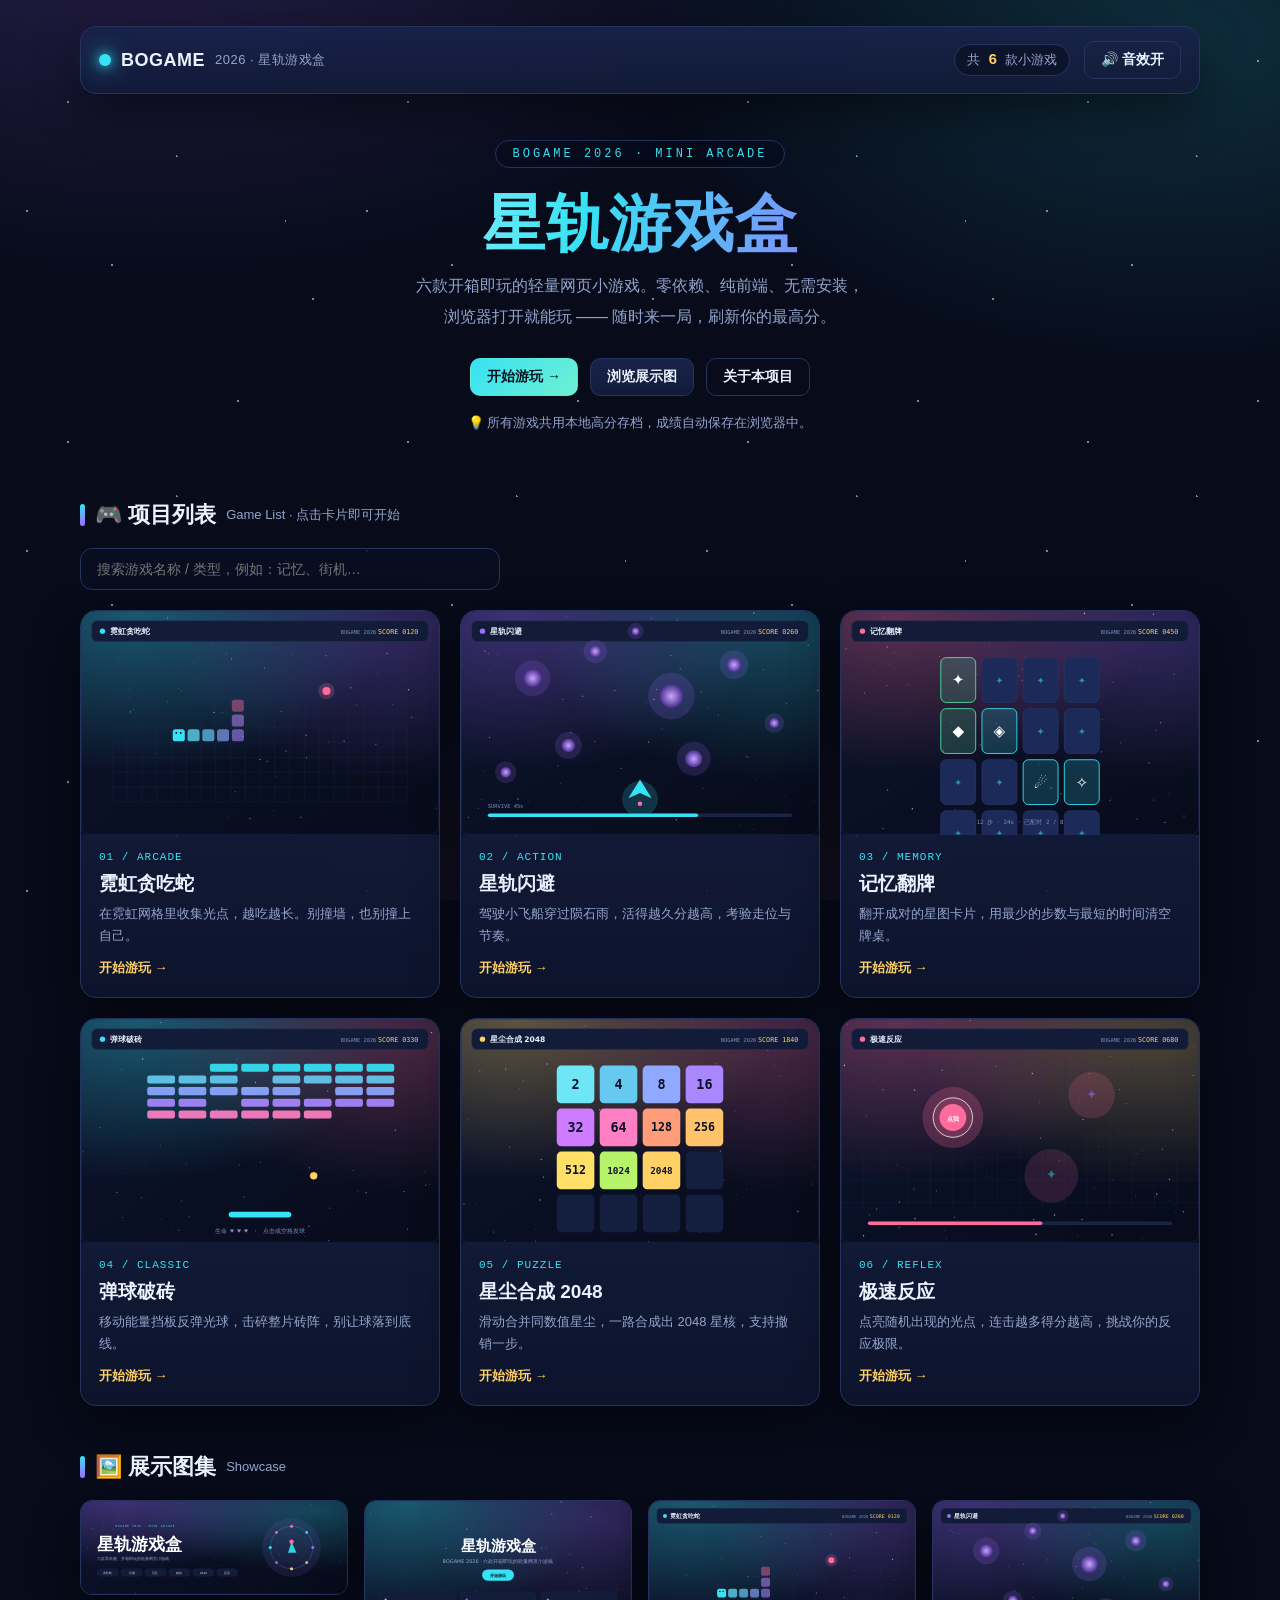
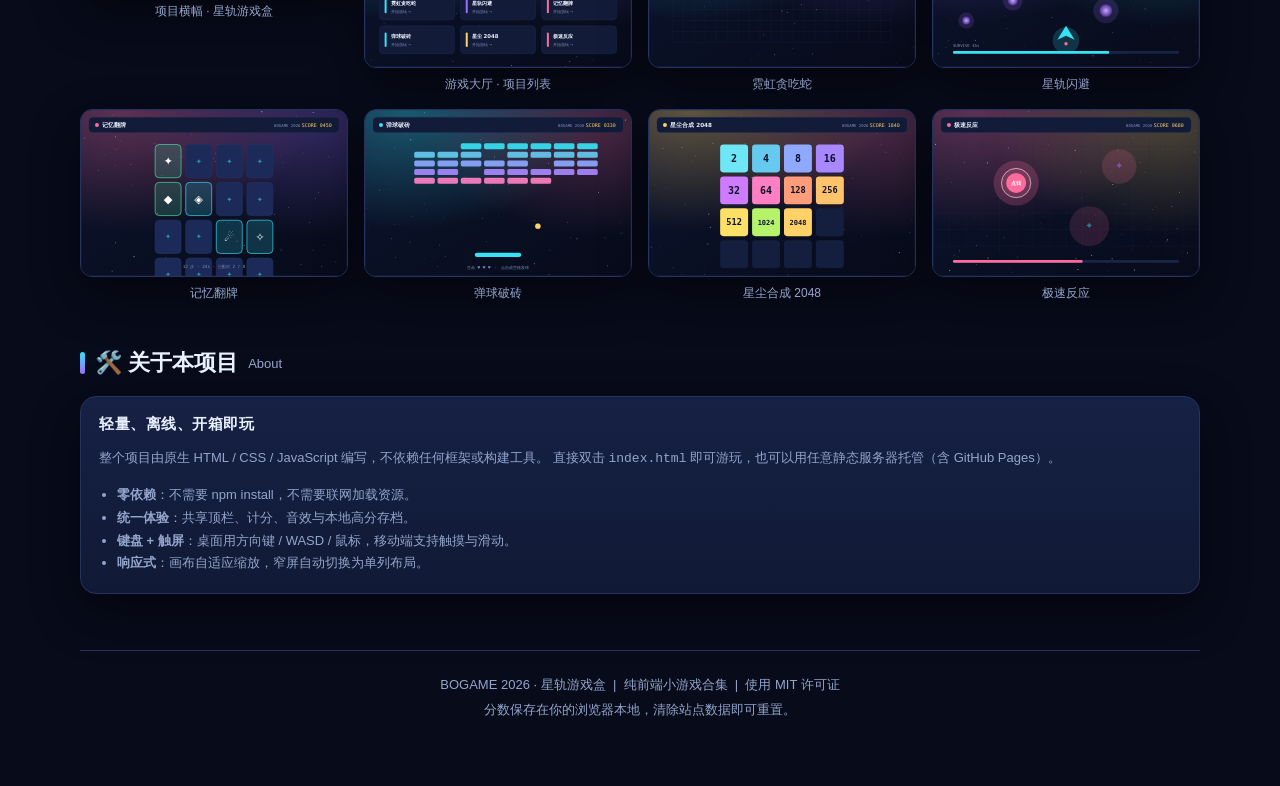
<file: index.html>
<!DOCTYPE html>
<html lang="zh-CN">
<head>
<meta charset="UTF-8" />
<meta name="viewport" content="width=device-width, initial-scale=1" />
<title>BOGAME 2026 · 星轨游戏盒</title>
<meta name="description" content="BOGAME 2026 星轨游戏盒：六款开箱即玩的轻量网页小游戏，零依赖、纯前端，浏览器打开就能玩。" />
<link rel="icon" type="image/svg+xml" href="assets/showcase/icon.svg" />
<link rel="stylesheet" href="assets/css/arcade.css" />
</head>
<body>
<div class="wrap">

  <div class="topbar">
    <div class="brand"><span class="dot"></span> BOGAME <span>2026 · 星轨游戏盒</span></div>
    <div class="spacer"></div>
    <div class="stat">共 <b id="gameCount">6</b> 款小游戏</div>
    <button class="btn ghost" id="muteBtn" type="button">🔊 音效开</button>
  </div>

  <section class="hero">
    <div class="kicker">BOGAME 2026 · MINI ARCADE</div>
    <h1>星轨游戏盒</h1>
    <p>六款开箱即玩的轻量网页小游戏。零依赖、纯前端、无需安装，<br />浏览器打开就能玩 —— 随时来一局，刷新你的最高分。</p>
    <div class="actions">
      <a class="btn primary" href="#games">开始游玩 →</a>
      <a class="btn" href="#gallery">浏览展示图</a>
      <a class="btn ghost" href="#about">关于本项目</a>
    </div>
    <div class="hint">💡 所有游戏共用本地高分存档，成绩自动保存在浏览器中。</div>
  </section>

  <h2 class="section-title" id="games">🎮 项目列表 <small>Game List · 点击卡片即可开始</small></h2>

  <div style="max-width:420px;margin:0 0 20px;">
    <input id="search" type="search" placeholder="搜索游戏名称 / 类型，例如：记忆、街机…"
      aria-label="搜索游戏"
      style="width:100%;padding:12px 16px;border-radius:12px;border:1px solid var(--line);
             background:rgba(9,15,34,.86);color:var(--text);font-size:14px;font-family:var(--sans);outline:none;" />
  </div>

  <div class="grid" id="cardGrid">

    <a class="card" href="games/neon-snake.html" data-k="霓虹贪吃蛇 街机 敏捷 snake arcade">
      <img src="assets/showcase/game-snake.svg" alt="霓虹贪吃蛇 游戏界面展示图" />
      <div class="body">
        <div class="tag">01 / ARCADE</div>
        <h3>霓虹贪吃蛇</h3>
        <p>在霓虹网格里收集光点，越吃越长。别撞墙，也别撞上自己。</p>
        <span class="go">开始游玩 →</span>
      </div>
    </a>

    <a class="card" href="games/star-dodge.html" data-k="星轨闪避 敏捷 躲避 dodge action">
      <img src="assets/showcase/game-dodge.svg" alt="星轨闪避 游戏界面展示图" />
      <div class="body">
        <div class="tag">02 / ACTION</div>
        <h3>星轨闪避</h3>
        <p>驾驶小飞船穿过陨石雨，活得越久分越高，考验走位与节奏。</p>
        <span class="go">开始游玩 →</span>
      </div>
    </a>

    <a class="card" href="games/card-match.html" data-k="记忆翻牌 记忆 益智 memory puzzle">
      <img src="assets/showcase/game-memory.svg" alt="记忆翻牌 游戏界面展示图" />
      <div class="body">
        <div class="tag">03 / MEMORY</div>
        <h3>记忆翻牌</h3>
        <p>翻开成对的星图卡片，用最少的步数与最短的时间清空牌桌。</p>
        <span class="go">开始游玩 →</span>
      </div>
    </a>

    <a class="card" href="games/brick-breaker.html" data-k="弹球破砖 经典 街机 breakout classic">
      <img src="assets/showcase/game-breaker.svg" alt="弹球破砖 游戏界面展示图" />
      <div class="body">
        <div class="tag">04 / CLASSIC</div>
        <h3>弹球破砖</h3>
        <p>移动能量挡板反弹光球，击碎整片砖阵，别让球落到底线。</p>
        <span class="go">开始游玩 →</span>
      </div>
    </a>

    <a class="card" href="games/stardust-2048.html" data-k="星尘合成 2048 益智 数字 puzzle">
      <img src="assets/showcase/game-2048.svg" alt="星尘合成 2048 游戏界面展示图" />
      <div class="body">
        <div class="tag">05 / PUZZLE</div>
        <h3>星尘合成 2048</h3>
        <p>滑动合并同数值星尘，一路合成出 2048 星核，支持撤销一步。</p>
        <span class="go">开始游玩 →</span>
      </div>
    </a>

    <a class="card" href="games/reflex-rush.html" data-k="极速反应 反应 手速 reflex speed">
      <img src="assets/showcase/game-reflex.svg" alt="极速反应 游戏界面展示图" />
      <div class="body">
        <div class="tag">06 / REFLEX</div>
        <h3>极速反应</h3>
        <p>点亮随机出现的光点，连击越多得分越高，挑战你的反应极限。</p>
        <span class="go">开始游玩 →</span>
      </div>
    </a>

  </div>

  <h2 class="section-title" id="gallery">🖼️ 展示图集 <small>Showcase</small></h2>
  <div class="gallery">
    <figure><img src="assets/showcase/banner.svg" alt="项目横幅展示图" /><figcaption>项目横幅 · 星轨游戏盒</figcaption></figure>
    <figure><img src="assets/showcase/hall.svg" alt="游戏大厅界面展示图" /><figcaption>游戏大厅 · 项目列表</figcaption></figure>
    <figure><img src="assets/showcase/game-snake.svg" alt="霓虹贪吃蛇界面" /><figcaption>霓虹贪吃蛇</figcaption></figure>
    <figure><img src="assets/showcase/game-dodge.svg" alt="星轨闪避界面" /><figcaption>星轨闪避</figcaption></figure>
    <figure><img src="assets/showcase/game-memory.svg" alt="记忆翻牌界面" /><figcaption>记忆翻牌</figcaption></figure>
    <figure><img src="assets/showcase/game-breaker.svg" alt="弹球破砖界面" /><figcaption>弹球破砖</figcaption></figure>
    <figure><img src="assets/showcase/game-2048.svg" alt="星尘合成 2048 界面" /><figcaption>星尘合成 2048</figcaption></figure>
    <figure><img src="assets/showcase/game-reflex.svg" alt="极速反应界面" /><figcaption>极速反应</figcaption></figure>
  </div>

  <h2 class="section-title" id="about">🛠️ 关于本项目 <small>About</small></h2>
  <div class="side" style="max-width:none;">
    <h3>轻量、离线、开箱即玩</h3>
    <p>整个项目由原生 HTML / CSS / JavaScript 编写，不依赖任何框架或构建工具。
      直接双击 <code>index.html</code> 即可游玩，也可以用任意静态服务器托管（含 GitHub Pages）。</p>
    <ul>
      <li><b>零依赖</b>：不需要 npm install，不需要联网加载资源。</li>
      <li><b>统一体验</b>：共享顶栏、计分、音效与本地高分存档。</li>
      <li><b>键盘 + 触屏</b>：桌面用方向键 / WASD / 鼠标，移动端支持触摸与滑动。</li>
      <li><b>响应式</b>：画布自适应缩放，窄屏自动切换为单列布局。</li>
    </ul>
  </div>

  <div class="footer">
    BOGAME 2026 · 星轨游戏盒 &nbsp;|&nbsp; 纯前端小游戏合集 &nbsp;|&nbsp; 使用 MIT 许可证<br />
    分数保存在你的浏览器本地，清除站点数据即可重置。
  </div>

</div>

<script src="assets/js/arcade.js"></script>
<script>
(function () {
  "use strict";
  const muteBtn = document.getElementById("muteBtn");
  function syncMute() {
    const m = window.Arcade.isMuted();
    muteBtn.textContent = m ? "🔇 音效关" : "🔊 音效开";
  }
  syncMute();
  muteBtn.addEventListener("click", function () {
    window.Arcade.toggleMute();
    syncMute();
    window.Arcade.sfx("click");
  });

  const search = document.getElementById("search");
  const cards = Array.prototype.slice.call(document.querySelectorAll("#cardGrid .card"));
  const count = document.getElementById("gameCount");
  search.addEventListener("input", function () {
    const q = this.value.trim().toLowerCase();
    let n = 0;
    cards.forEach(function (c) {
      const hit = !q || (c.dataset.k + " " + c.textContent).toLowerCase().indexOf(q) !== -1;
      c.style.display = hit ? "" : "none";
      if (hit) n++;
    });
    count.textContent = n;
  });
})();
</script>
</body>
</html>
</file>
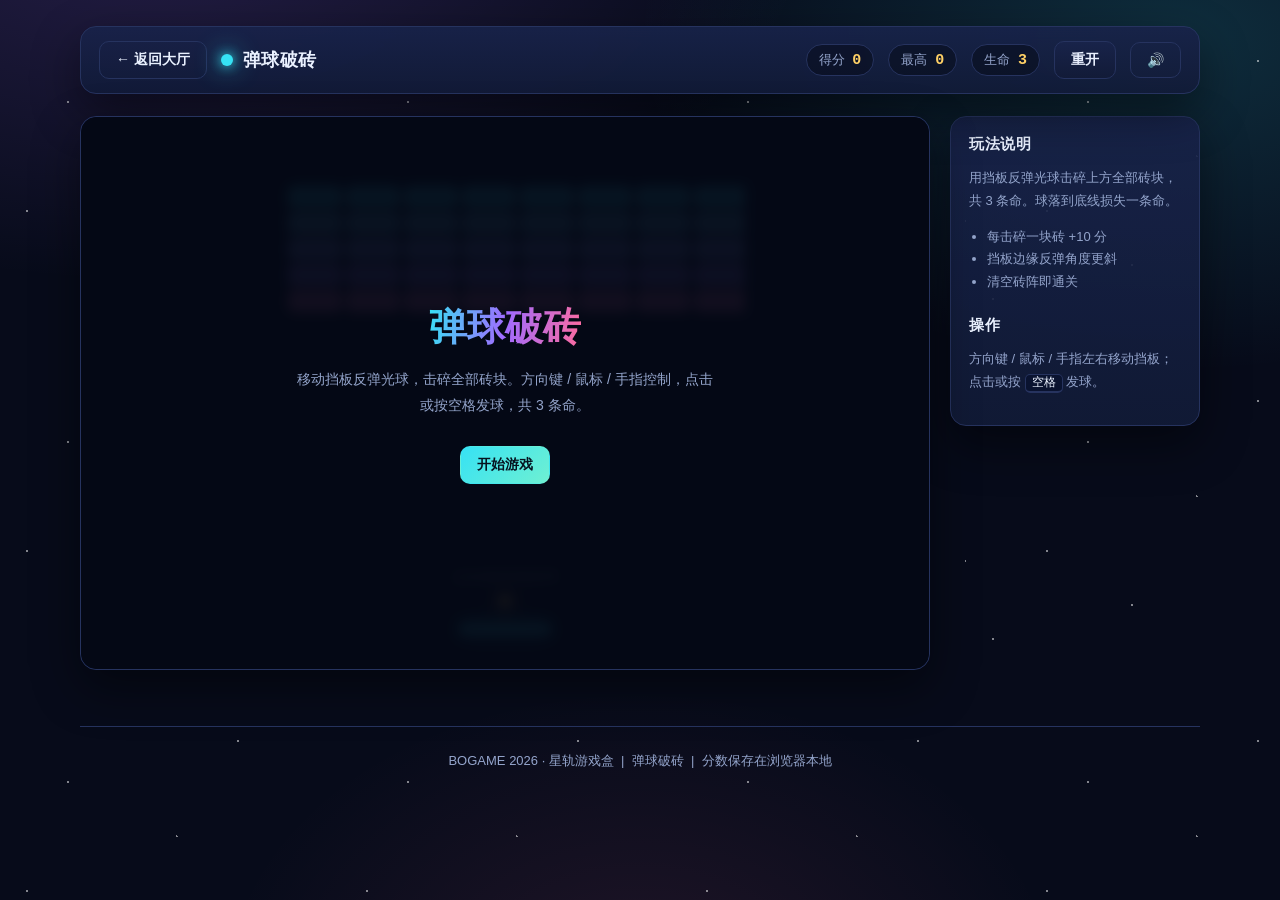
<file: games/brick-breaker.html>
<!DOCTYPE html>
<html lang="zh-CN">
<head>
<meta charset="UTF-8" />
<meta name="viewport" content="width=device-width, initial-scale=1" />
<title>弹球破砖 · BOGAME 2026</title>
<meta name="description" content="移动挡板反弹光球，击碎整片砖阵。" />
<link rel="icon" type="image/svg+xml" href="../assets/showcase/icon.svg" />
<link rel="stylesheet" href="../assets/css/arcade.css" />
</head>
<body>
<div class="wrap">

  <div class="topbar">
    <a class="btn ghost" href="../index.html">← 返回大厅</a>
    <div class="brand"><span class="dot"></span> 弹球破砖</div>
    <div class="spacer"></div>
    <div class="stat">得分 <b id="score">0</b></div>
    <div class="stat">最高 <b id="best">0</b></div>
    <div class="stat">生命 <b id="lives">3</b></div>
    <button class="btn" id="restart" type="button">重开</button>
    <button class="btn ghost" id="muteBtn" type="button">🔊</button>
  </div>

  <div class="stage">
    <div class="board">
      <canvas id="cv"></canvas>
      <div class="overlay" id="ov">
        <h2></h2>
        <p></p>
        <div class="big"></div>
        <button class="btn primary" id="ovBtn" type="button">开始游戏</button>
      </div>

    </div>

    <aside class="side">
      <h3>玩法说明</h3>
      <p>用挡板反弹光球击碎上方全部砖块，共 3 条命。球落到底线损失一条命。</p>
      <ul>
        <li>每击碎一块砖 +10 分</li>
        <li>挡板边缘反弹角度更斜</li>
        <li>清空砖阵即通关</li>
      </ul>
      <h3 style="margin-top:22px">操作</h3>
      <p>方向键 / 鼠标 / 手指左右移动挡板；点击或按 <kbd>空格</kbd> 发球。</p>
    </aside>
  </div>

  <div class="footer">
    BOGAME 2026 · 星轨游戏盒 &nbsp;|&nbsp; 弹球破砖 &nbsp;|&nbsp; 分数保存在浏览器本地
  </div>

</div>
<script src="../assets/js/arcade.js"></script>
<script src="js/brick-breaker.js"></script>
</body>
</html>
</file>
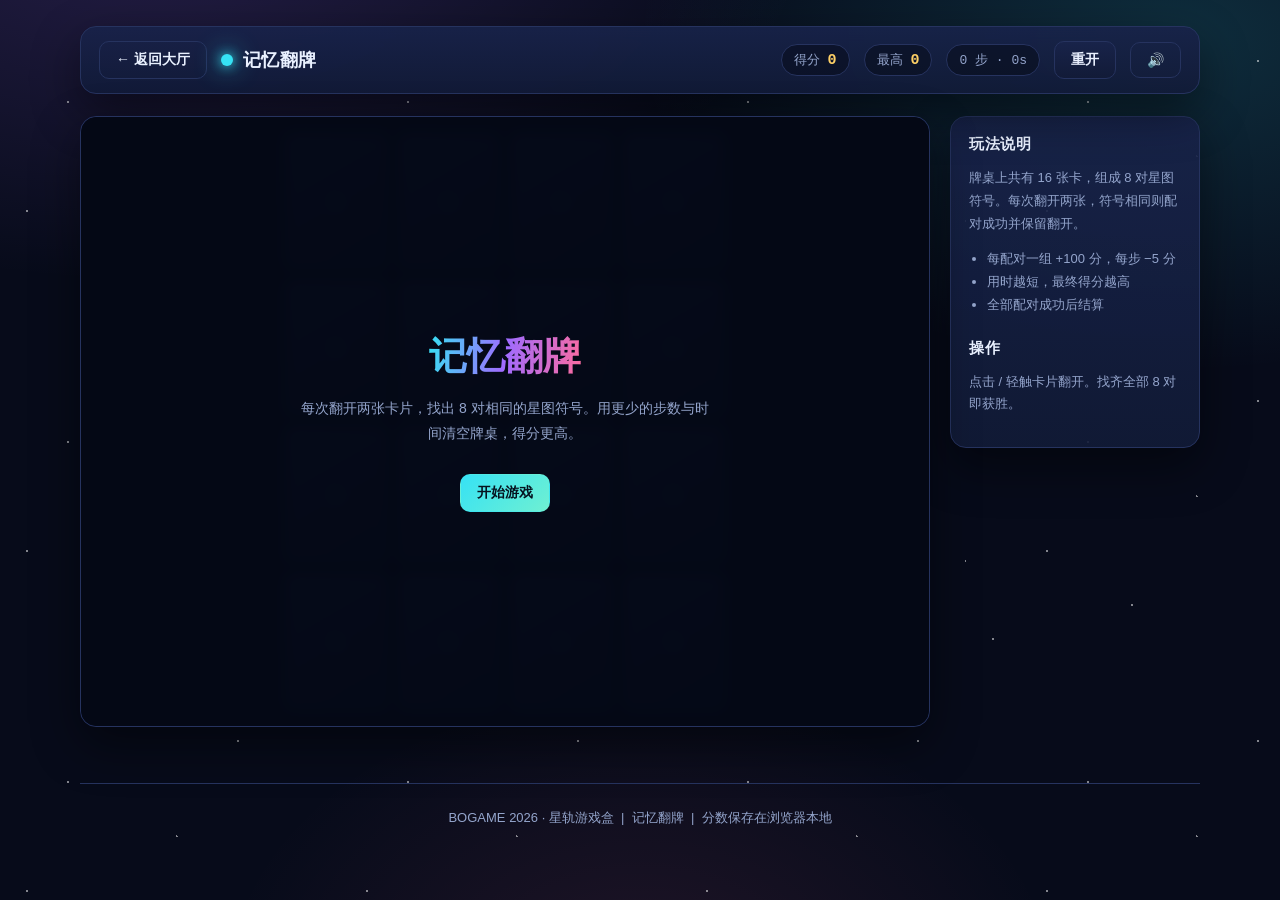
<file: games/card-match.html>
<!DOCTYPE html>
<html lang="zh-CN">
<head>
<meta charset="UTF-8" />
<meta name="viewport" content="width=device-width, initial-scale=1" />
<title>记忆翻牌 · BOGAME 2026</title>
<meta name="description" content="翻开成对的星图卡片，用最少步数清空牌桌。" />
<link rel="icon" type="image/svg+xml" href="../assets/showcase/icon.svg" />
<link rel="stylesheet" href="../assets/css/arcade.css" />
</head>
<body>
<div class="wrap">

  <div class="topbar">
    <a class="btn ghost" href="../index.html">← 返回大厅</a>
    <div class="brand"><span class="dot"></span> 记忆翻牌</div>
    <div class="spacer"></div>
    <div class="stat">得分 <b id="score">0</b></div>
    <div class="stat">最高 <b id="best">0</b></div>
    <div class="stat"><span id="extra">0 步 · 0s</span></div>
    <button class="btn" id="restart" type="button">重开</button>
    <button class="btn ghost" id="muteBtn" type="button">🔊</button>
  </div>

  <div class="stage">
    <div class="board">
      <div class="flip-grid" id="grid"></div>
      <div class="overlay" id="ov">
        <h2></h2>
        <p></p>
        <div class="big"></div>
        <button class="btn primary" id="ovBtn" type="button">开始游戏</button>
      </div>

    </div>

    <aside class="side">
      <h3>玩法说明</h3>
      <p>牌桌上共有 16 张卡，组成 8 对星图符号。每次翻开两张，符号相同则配对成功并保留翻开。</p>
      <ul>
        <li>每配对一组 +100 分，每步 −5 分</li>
        <li>用时越短，最终得分越高</li>
        <li>全部配对成功后结算</li>
      </ul>
      <h3 style="margin-top:22px">操作</h3>
      <p>点击 / 轻触卡片翻开。找齐全部 8 对即获胜。</p>
    </aside>
  </div>

  <div class="footer">
    BOGAME 2026 · 星轨游戏盒 &nbsp;|&nbsp; 记忆翻牌 &nbsp;|&nbsp; 分数保存在浏览器本地
  </div>

</div>
<script src="../assets/js/arcade.js"></script>
<script src="js/card-match.js"></script>
</body>
</html>
</file>
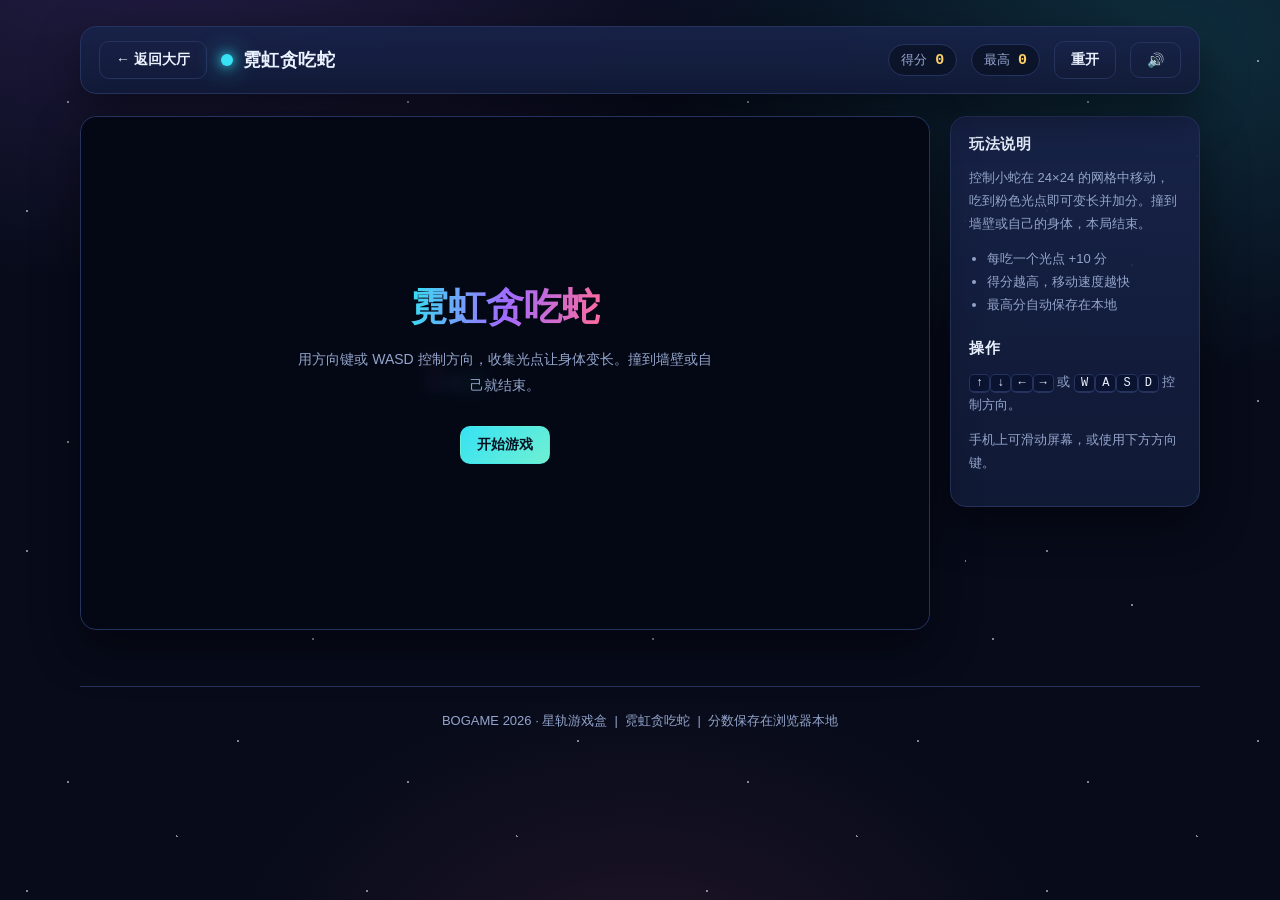
<file: games/neon-snake.html>
<!DOCTYPE html>
<html lang="zh-CN">
<head>
<meta charset="UTF-8" />
<meta name="viewport" content="width=device-width, initial-scale=1" />
<title>霓虹贪吃蛇 · BOGAME 2026</title>
<meta name="description" content="在霓虹网格中收集光点、不断变长的经典贪吃蛇。" />
<link rel="icon" type="image/svg+xml" href="../assets/showcase/icon.svg" />
<link rel="stylesheet" href="../assets/css/arcade.css" />
</head>
<body>
<div class="wrap">

  <div class="topbar">
    <a class="btn ghost" href="../index.html">← 返回大厅</a>
    <div class="brand"><span class="dot"></span> 霓虹贪吃蛇</div>
    <div class="spacer"></div>
    <div class="stat">得分 <b id="score">0</b></div>
    <div class="stat">最高 <b id="best">0</b></div>
    <button class="btn" id="restart" type="button">重开</button>
    <button class="btn ghost" id="muteBtn" type="button">🔊</button>
  </div>

  <div class="stage">
    <div class="board">
      <canvas id="cv"></canvas>
      <div class="overlay" id="ov">
        <h2></h2>
        <p></p>
        <div class="big"></div>
        <button class="btn primary" id="ovBtn" type="button">开始游戏</button>
      </div>
      <div class="touchpad">
        <span></span><button type="button" data-dir="up">↑</button><span></span>
        <button type="button" data-dir="left">←</button><button type="button" data-dir="down">↓</button><button type="button" data-dir="right">→</button>
      </div>
    </div>

    <aside class="side">
      <h3>玩法说明</h3>
      <p>控制小蛇在 24×24 的网格中移动，吃到粉色光点即可变长并加分。撞到墙壁或自己的身体，本局结束。</p>
      <ul>
        <li>每吃一个光点 +10 分</li>
        <li>得分越高，移动速度越快</li>
        <li>最高分自动保存在本地</li>
      </ul>
      <h3 style="margin-top:22px">操作</h3>
      <p><kbd>↑</kbd><kbd>↓</kbd><kbd>←</kbd><kbd>→</kbd> 或 <kbd>W</kbd><kbd>A</kbd><kbd>S</kbd><kbd>D</kbd> 控制方向。</p>
      <p>手机上可滑动屏幕，或使用下方方向键。</p>
    </aside>
  </div>

  <div class="footer">
    BOGAME 2026 · 星轨游戏盒 &nbsp;|&nbsp; 霓虹贪吃蛇 &nbsp;|&nbsp; 分数保存在浏览器本地
  </div>

</div>
<script src="../assets/js/arcade.js"></script>
<script src="js/neon-snake.js"></script>
</body>
</html>
</file>
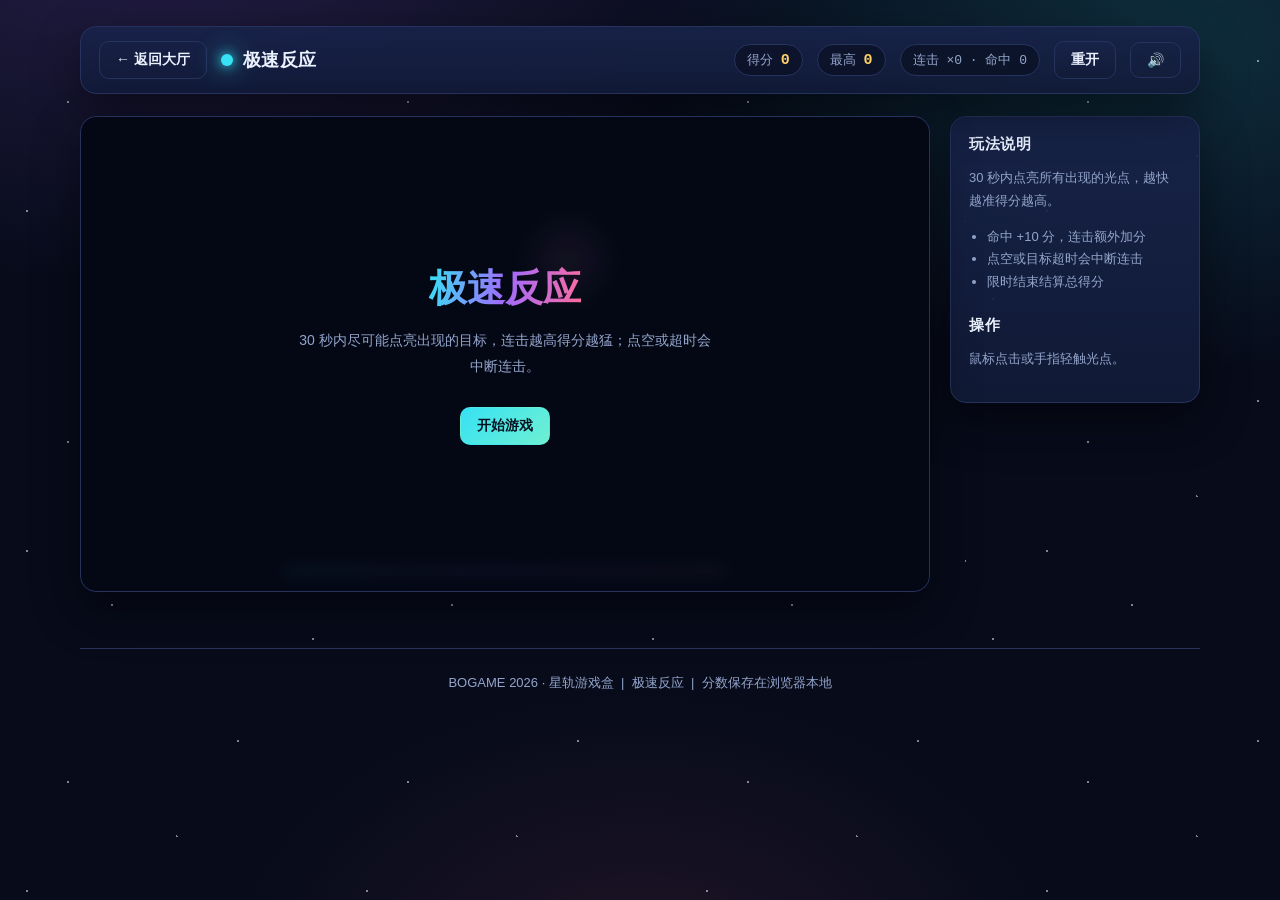
<file: games/reflex-rush.html>
<!DOCTYPE html>
<html lang="zh-CN">
<head>
<meta charset="UTF-8" />
<meta name="viewport" content="width=device-width, initial-scale=1" />
<title>极速反应 · BOGAME 2026</title>
<meta name="description" content="30 秒内点亮出现的光点，连击越高得分越猛。" />
<link rel="icon" type="image/svg+xml" href="../assets/showcase/icon.svg" />
<link rel="stylesheet" href="../assets/css/arcade.css" />
</head>
<body>
<div class="wrap">

  <div class="topbar">
    <a class="btn ghost" href="../index.html">← 返回大厅</a>
    <div class="brand"><span class="dot"></span> 极速反应</div>
    <div class="spacer"></div>
    <div class="stat">得分 <b id="score">0</b></div>
    <div class="stat">最高 <b id="best">0</b></div>
    <div class="stat"><span id="extra">连击 ×0 · 命中 0</span></div>
    <button class="btn" id="restart" type="button">重开</button>
    <button class="btn ghost" id="muteBtn" type="button">🔊</button>
  </div>

  <div class="stage">
    <div class="board">
      <canvas id="cv"></canvas>
      <div class="meter"><i id="meterFill"></i></div>
      <div class="overlay" id="ov">
        <h2></h2>
        <p></p>
        <div class="big"></div>
        <button class="btn primary" id="ovBtn" type="button">开始游戏</button>
      </div>

    </div>

    <aside class="side">
      <h3>玩法说明</h3>
      <p>30 秒内点亮所有出现的光点，越快越准得分越高。</p>
      <ul>
        <li>命中 +10 分，连击额外加分</li>
        <li>点空或目标超时会中断连击</li>
        <li>限时结束结算总得分</li>
      </ul>
      <h3 style="margin-top:22px">操作</h3>
      <p>鼠标点击或手指轻触光点。</p>
    </aside>
  </div>

  <div class="footer">
    BOGAME 2026 · 星轨游戏盒 &nbsp;|&nbsp; 极速反应 &nbsp;|&nbsp; 分数保存在浏览器本地
  </div>

</div>
<script src="../assets/js/arcade.js"></script>
<script src="js/reflex-rush.js"></script>
</body>
</html>
</file>
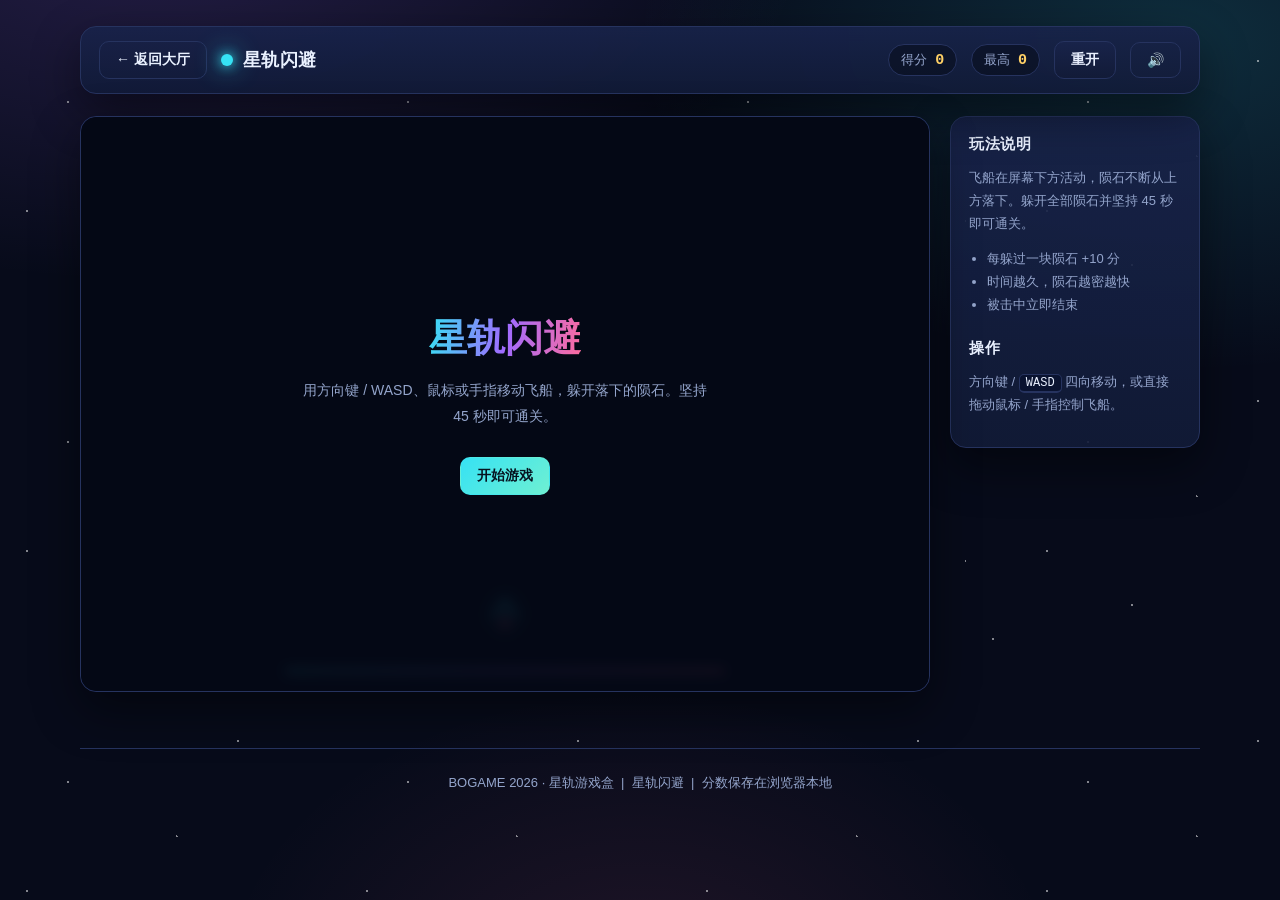
<file: games/star-dodge.html>
<!DOCTYPE html>
<html lang="zh-CN">
<head>
<meta charset="UTF-8" />
<meta name="viewport" content="width=device-width, initial-scale=1" />
<title>星轨闪避 · BOGAME 2026</title>
<meta name="description" content="驾驶飞船穿过陨石雨，坚持 45 秒即可通关。" />
<link rel="icon" type="image/svg+xml" href="../assets/showcase/icon.svg" />
<link rel="stylesheet" href="../assets/css/arcade.css" />
</head>
<body>
<div class="wrap">

  <div class="topbar">
    <a class="btn ghost" href="../index.html">← 返回大厅</a>
    <div class="brand"><span class="dot"></span> 星轨闪避</div>
    <div class="spacer"></div>
    <div class="stat">得分 <b id="score">0</b></div>
    <div class="stat">最高 <b id="best">0</b></div>
    <button class="btn" id="restart" type="button">重开</button>
    <button class="btn ghost" id="muteBtn" type="button">🔊</button>
  </div>

  <div class="stage">
    <div class="board">
      <canvas id="cv"></canvas>
      <div class="meter"><i id="meterFill"></i></div>
      <div class="overlay" id="ov">
        <h2></h2>
        <p></p>
        <div class="big"></div>
        <button class="btn primary" id="ovBtn" type="button">开始游戏</button>
      </div>

    </div>

    <aside class="side">
      <h3>玩法说明</h3>
      <p>飞船在屏幕下方活动，陨石不断从上方落下。躲开全部陨石并坚持 45 秒即可通关。</p>
      <ul>
        <li>每躲过一块陨石 +10 分</li>
        <li>时间越久，陨石越密越快</li>
        <li>被击中立即结束</li>
      </ul>
      <h3 style="margin-top:22px">操作</h3>
      <p>方向键 / <kbd>WASD</kbd> 四向移动，或直接拖动鼠标 / 手指控制飞船。</p>
    </aside>
  </div>

  <div class="footer">
    BOGAME 2026 · 星轨游戏盒 &nbsp;|&nbsp; 星轨闪避 &nbsp;|&nbsp; 分数保存在浏览器本地
  </div>

</div>
<script src="../assets/js/arcade.js"></script>
<script src="js/star-dodge.js"></script>
</body>
</html>
</file>
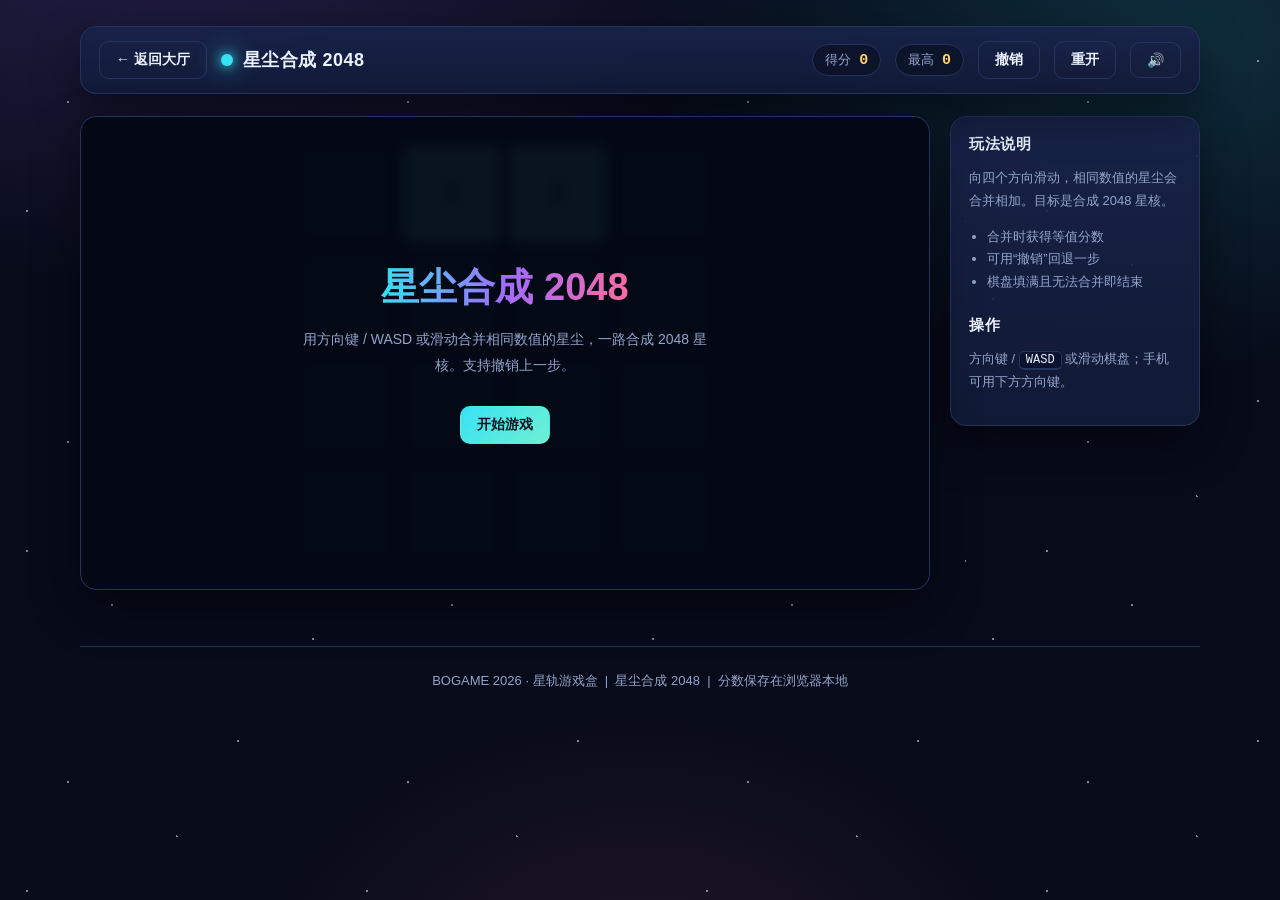
<file: games/stardust-2048.html>
<!DOCTYPE html>
<html lang="zh-CN">
<head>
<meta charset="UTF-8" />
<meta name="viewport" content="width=device-width, initial-scale=1" />
<title>星尘合成 2048 · BOGAME 2026</title>
<meta name="description" content="滑动合并同数值星尘，合成 2048 星核。" />
<link rel="icon" type="image/svg+xml" href="../assets/showcase/icon.svg" />
<link rel="stylesheet" href="../assets/css/arcade.css" />
</head>
<body>
<div class="wrap">

  <div class="topbar">
    <a class="btn ghost" href="../index.html">← 返回大厅</a>
    <div class="brand"><span class="dot"></span> 星尘合成 2048</div>
    <div class="spacer"></div>
    <div class="stat">得分 <b id="score">0</b></div>
    <div class="stat">最高 <b id="best">0</b></div>
    <button class="btn ghost" id="undoBtn" type="button">撤销</button>
    <button class="btn" id="restart" type="button">重开</button>
    <button class="btn ghost" id="muteBtn" type="button">🔊</button>
  </div>

  <div class="stage">
    <div class="board">
      <div class="g2048" id="grid"></div>
      <div class="overlay" id="ov">
        <h2></h2>
        <p></p>
        <div class="big"></div>
        <button class="btn primary" id="ovBtn" type="button">开始游戏</button>
      </div>
      <div class="touchpad">
        <span></span><button type="button" data-dir="up">↑</button><span></span>
        <button type="button" data-dir="left">←</button><button type="button" data-dir="down">↓</button><button type="button" data-dir="right">→</button>
      </div>
    </div>

    <aside class="side">
      <h3>玩法说明</h3>
      <p>向四个方向滑动，相同数值的星尘会合并相加。目标是合成 2048 星核。</p>
      <ul>
        <li>合并时获得等值分数</li>
        <li>可用“撤销”回退一步</li>
        <li>棋盘填满且无法合并即结束</li>
      </ul>
      <h3 style="margin-top:22px">操作</h3>
      <p>方向键 / <kbd>WASD</kbd> 或滑动棋盘；手机可用下方方向键。</p>
    </aside>
  </div>

  <div class="footer">
    BOGAME 2026 · 星轨游戏盒 &nbsp;|&nbsp; 星尘合成 2048 &nbsp;|&nbsp; 分数保存在浏览器本地
  </div>

</div>
<script src="../assets/js/arcade.js"></script>
<script src="js/stardust-2048.js"></script>
</body>
</html>
</file>
<file: assets/css/arcade.css>
/* BOGAME 2026 · 星轨游戏盒 — 全局样式
   零依赖，纯 CSS。所有小游戏共用同一套视觉语言。 */
:root {
  --bg: #070b1a;
  --bg-2: #0b1226;
  --panel: #121b38;
  --panel-2: #18234a;
  --line: #26335f;
  --text: #eaf1ff;
  --muted: #94a5cc;
  --cyan: #36e2f4;
  --violet: #a06bff;
  --pink: #ff6b9d;
  --gold: #ffd166;
  --green: #4be3a2;
  --radius: 16px;
  --shadow: 0 18px 48px rgba(0, 0, 0, .45);
  --mono: "SFMono-Regular", Consolas, "Liberation Mono", Menlo, monospace;
  --sans: -apple-system, BlinkMacSystemFont, "Segoe UI", "PingFang SC",
    "Hiragino Sans GB", "Microsoft YaHei", sans-serif;
}

* { box-sizing: border-box; }

html, body { margin: 0; padding: 0; min-height: 100%; }

body {
  font-family: var(--sans);
  color: var(--text);
  background:
    radial-gradient(1100px 620px at 12% -10%, rgba(160, 107, 255, .20), transparent 60%),
    radial-gradient(900px 560px at 92% 4%, rgba(54, 226, 244, .16), transparent 60%),
    radial-gradient(700px 500px at 50% 110%, rgba(255, 107, 157, .10), transparent 60%),
    var(--bg);
  background-attachment: fixed;
  -webkit-font-smoothing: antialiased;
}

/* 星空点缀 */
body::before {
  content: "";
  position: fixed;
  inset: 0;
  pointer-events: none;
  opacity: .5;
  background-image:
    radial-gradient(1px 1px at 20% 30%, #fff 99%, transparent),
    radial-gradient(1px 1px at 70% 18%, #fff 99%, transparent),
    radial-gradient(1px 1px at 84% 65%, #fff 99%, transparent),
    radial-gradient(1px 1px at 33% 78%, #fff 99%, transparent),
    radial-gradient(1px 1px at 52% 46%, #fff 99%, transparent),
    radial-gradient(1px 1px at 8% 62%, #fff 99%, transparent),
    radial-gradient(1px 1px at 92% 88%, #fff 99%, transparent);
  background-size: 340px 340px;
  z-index: 0;
}

a { color: var(--cyan); text-decoration: none; }
a:hover { text-decoration: underline; }

.wrap {
  position: relative;
  z-index: 1;
  width: min(1120px, 92vw);
  margin: 0 auto;
  padding: 26px 0 64px;
}

/* ---------- 顶栏 ---------- */
.topbar {
  display: flex;
  align-items: center;
  gap: 14px;
  flex-wrap: wrap;
  padding: 14px 18px;
  border: 1px solid var(--line);
  border-radius: var(--radius);
  background: linear-gradient(180deg, rgba(24, 35, 74, .92), rgba(18, 27, 56, .92));
  box-shadow: var(--shadow);
  backdrop-filter: blur(8px);
}

.brand {
  display: flex;
  align-items: center;
  gap: 10px;
  font-weight: 800;
  letter-spacing: .5px;
  font-size: 18px;
  white-space: nowrap;
}
.brand .dot {
  width: 12px; height: 12px; border-radius: 50%;
  background: var(--cyan);
  box-shadow: 0 0 12px var(--cyan), 0 0 26px var(--cyan);
}
.brand span { color: var(--muted); font-weight: 500; font-size: 13px; }

.spacer { flex: 1; }

.stat {
  font-family: var(--mono);
  font-size: 13px;
  color: var(--muted);
  padding: 6px 12px;
  border: 1px solid var(--line);
  border-radius: 999px;
  background: rgba(7, 11, 26, .55);
  white-space: nowrap;
}
.stat b { color: var(--gold); font-size: 15px; }

.btn {
  appearance: none;
  border: 1px solid var(--line);
  background: linear-gradient(180deg, var(--panel-2), var(--panel));
  color: var(--text);
  font-family: var(--sans);
  font-size: 14px;
  font-weight: 600;
  padding: 9px 16px;
  border-radius: 10px;
  cursor: pointer;
  transition: transform .12s ease, border-color .12s ease, box-shadow .12s ease;
  white-space: nowrap;
}
.btn:hover { transform: translateY(-1px); border-color: var(--cyan); box-shadow: 0 0 0 3px rgba(54, 226, 244, .12); }
.btn:active { transform: translateY(0); }
.btn.primary {
  border-color: transparent;
  color: #06121f;
  background: linear-gradient(135deg, var(--cyan), #6ff0d2);
  font-weight: 800;
}
.btn.ghost { background: transparent; }

/* ---------- 游戏舞台 ---------- */
.stage {
  margin-top: 22px;
  display: grid;
  grid-template-columns: minmax(0, 1fr) 250px;
  gap: 20px;
  align-items: start;
}
@media (max-width: 860px) {
  .stage { grid-template-columns: 1fr; }
}

.board {
  position: relative;
  border: 1px solid var(--line);
  border-radius: var(--radius);
  background: rgba(9, 15, 34, .86);
  box-shadow: var(--shadow);
  padding: 16px;
  display: flex;
  flex-direction: column;
  align-items: center;
  overflow: hidden;
}

canvas {
  display: block;
  max-width: 100%;
  height: auto !important;
  border-radius: 10px;
  background: #050a18;
  box-shadow: inset 0 0 0 1px rgba(38, 51, 95, .8);
  touch-action: none;
}

.side {
  border: 1px solid var(--line);
  border-radius: var(--radius);
  background: linear-gradient(180deg, rgba(24, 35, 74, .9), rgba(18, 27, 56, .9));
  padding: 18px;
  box-shadow: var(--shadow);
}
.side h3 { margin: 0 0 10px; font-size: 15px; letter-spacing: .5px; }
.side p, .side li { color: var(--muted); font-size: 13px; line-height: 1.75; }
.side ul { padding-left: 18px; margin: 8px 0 0; }
.side kbd {
  font-family: var(--mono);
  font-size: 12px;
  background: #0a1330;
  border: 1px solid var(--line);
  border-bottom-width: 2px;
  border-radius: 5px;
  padding: 1px 6px;
  color: var(--text);
}

/* ---------- 覆盖层 ---------- */
.overlay {
  position: absolute;
  inset: 0;
  display: flex;
  flex-direction: column;
  align-items: center;
  justify-content: center;
  gap: 14px;
  text-align: center;
  padding: 24px;
  border-radius: var(--radius);
  background: rgba(5, 9, 22, .95);
  backdrop-filter: blur(6px);
  z-index: 5;
}
.overlay.hidden { display: none; }
.overlay h2 {
  margin: 0;
  font-size: clamp(24px, 4vw, 38px);
  background: linear-gradient(100deg, var(--cyan), var(--violet), var(--pink));
  -webkit-background-clip: text;
  background-clip: text;
  color: transparent;
}
.overlay p { margin: 0; color: var(--muted); max-width: 420px; line-height: 1.8; font-size: 14px; }
.overlay .big { font-family: var(--mono); font-size: 40px; color: var(--gold); font-weight: 700; }

/* ---------- 大厅 ---------- */
.hero { text-align: center; padding: 46px 0 22px; }
.hero .kicker {
  display: inline-block;
  font-family: var(--mono);
  font-size: 12px;
  letter-spacing: 3px;
  color: var(--cyan);
  border: 1px solid var(--line);
  border-radius: 999px;
  padding: 6px 16px;
  background: rgba(7, 11, 26, .5);
}
.hero h1 {
  margin: 20px 0 12px;
  font-size: clamp(34px, 6vw, 62px);
  line-height: 1.15;
  letter-spacing: 1px;
  background: linear-gradient(100deg, #ffffff 10%, var(--cyan) 45%, var(--violet) 75%, var(--pink));
  -webkit-background-clip: text;
  background-clip: text;
  color: transparent;
}
.hero p { color: var(--muted); font-size: 16px; line-height: 1.9; max-width: 620px; margin: 0 auto; }
.hero .actions { margin-top: 26px; display: flex; gap: 12px; justify-content: center; flex-wrap: wrap; }

.section-title {
  margin: 46px 0 18px;
  font-size: 22px;
  display: flex;
  align-items: center;
  gap: 10px;
}
.section-title::before {
  content: "";
  width: 5px; height: 22px; border-radius: 3px;
  background: linear-gradient(var(--cyan), var(--violet));
}
.section-title small { color: var(--muted); font-size: 13px; font-weight: 400; }

.grid {
  display: grid;
  grid-template-columns: repeat(auto-fill, minmax(300px, 1fr));
  gap: 20px;
}

.card {
  display: block;
  border: 1px solid var(--line);
  border-radius: var(--radius);
  background: linear-gradient(180deg, rgba(24, 35, 74, .88), rgba(14, 21, 45, .92));
  overflow: hidden;
  box-shadow: var(--shadow);
  transition: transform .18s ease, border-color .18s ease;
  color: inherit;
}
.card:hover { transform: translateY(-5px); border-color: var(--cyan); text-decoration: none; }
.card img { width: 100%; display: block; aspect-ratio: 16 / 10; object-fit: cover; background: #050a18; }
.card .body { padding: 16px 18px 20px; }
.card .tag {
  font-family: var(--mono);
  font-size: 11px;
  letter-spacing: 1px;
  color: var(--cyan);
}
.card h3 { margin: 8px 0 6px; font-size: 19px; }
.card p { margin: 0; color: var(--muted); font-size: 13px; line-height: 1.7; }
.card .go { display: inline-block; margin-top: 12px; font-size: 13px; font-weight: 700; color: var(--gold); }

.gallery {
  display: grid;
  grid-template-columns: repeat(auto-fill, minmax(240px, 1fr));
  gap: 16px;
}
.gallery figure { margin: 0; }
.gallery img {
  width: 100%;
  border: 1px solid var(--line);
  border-radius: 12px;
  display: block;
  box-shadow: var(--shadow);
}
.gallery figcaption { color: var(--muted); font-size: 12px; margin-top: 8px; text-align: center; }

.footer {
  margin-top: 56px;
  padding-top: 22px;
  border-top: 1px solid var(--line);
  color: var(--muted);
  font-size: 13px;
  text-align: center;
  line-height: 1.9;
}

.badge-row { display: flex; gap: 8px; flex-wrap: wrap; justify-content: center; margin-top: 18px; }
.badge-row img { height: 22px; }

/* 提示条 */
.hint {
  margin-top: 18px;
  font-size: 13px;
  color: var(--muted);
  text-align: center;
}

/* ---------- 记忆翻牌 ---------- */
.flip-grid {
  display: grid;
  grid-template-columns: repeat(4, 1fr);
  gap: 10px;
  width: min(440px, 100%);
  margin: 0 auto;
}
.flip-card {
  position: relative;
  aspect-ratio: 3 / 4;
  cursor: pointer;
  perspective: 700px;
  background: transparent;
  border: 0;
  padding: 0;
}
.flip-inner {
  position: absolute;
  inset: 0;
  transform-style: preserve-3d;
  transition: transform .34s ease;
  border-radius: 10px;
}
.flip-card.flipped .flip-inner { transform: rotateY(180deg); }
.flip-face {
  position: absolute;
  inset: 0;
  display: flex;
  align-items: center;
  justify-content: center;
  border-radius: 10px;
  backface-visibility: hidden;
  -webkit-backface-visibility: hidden;
  font-size: 30px;
  user-select: none;
}
.flip-back {
  background: linear-gradient(150deg, #1b2a58, #101a3c);
  border: 1px solid var(--line);
  color: var(--cyan);
  font-family: var(--mono);
  font-size: 20px;
}
.flip-back::after {
  content: "✦";
  opacity: .55;
}
.flip-front {
  transform: rotateY(180deg);
  background: linear-gradient(150deg, rgba(54, 226, 244, .16), rgba(160, 107, 255, .20));
  border: 1px solid var(--cyan);
  box-shadow: 0 0 16px rgba(54, 226, 244, .22);
}
.flip-card.matched .flip-front {
  border-color: var(--green);
  box-shadow: 0 0 18px rgba(75, 227, 162, .4);
  opacity: .72;
}

/* ---------- 2048 ---------- */
.g2048 {
  display: grid;
  grid-template-columns: repeat(4, 1fr);
  gap: 10px;
  width: min(440px, 100%);
  margin: 0 auto;
  padding: 12px;
  border: 1px solid var(--line);
  border-radius: 14px;
  background: rgba(5, 10, 24, .8);
}
.g2048 .cell {
  aspect-ratio: 1;
  display: flex;
  align-items: center;
  justify-content: center;
  border-radius: 9px;
  background: rgba(24, 35, 74, .65);
  font-family: var(--mono);
  font-weight: 800;
  font-size: clamp(18px, 4vw, 30px);
  color: #06121f;
  transition: transform .09s ease;
}
.g2048 .cell.empty { background: rgba(20, 30, 62, .55); }
.g2048 .cell.pop { transform: scale(1.09); }
.g2048 .cell[data-v="2"]    { background: #6fe6f5; }
.g2048 .cell[data-v="4"]    { background: #66c9f0; }
.g2048 .cell[data-v="8"]    { background: #8ea9ff; }
.g2048 .cell[data-v="16"]   { background: #a887ff; }
.g2048 .cell[data-v="32"]   { background: #cf7bff; }
.g2048 .cell[data-v="64"]   { background: #ff7fc4; }
.g2048 .cell[data-v="128"]  { background: #ff9d7a; }
.g2048 .cell[data-v="256"]  { background: #ffc46b; }
.g2048 .cell[data-v="512"]  { background: #ffe066; }
.g2048 .cell[data-v="1024"] { background: #b6f36b; }
.g2048 .cell[data-v="2048"] { background: linear-gradient(135deg, var(--gold), var(--pink)); box-shadow: 0 0 22px rgba(255, 209, 102, .5); }
.g2048 .cell[data-v]:not([data-v="2"]):not([data-v="4"]) { color: #0a1024; }

/* ---------- 进度条 ---------- */
.meter {
  width: min(440px, 100%);
  height: 8px;
  border-radius: 99px;
  background: rgba(38, 51, 95, .7);
  overflow: hidden;
  margin: 14px auto 0;
}
.meter > i {
  display: block;
  height: 100%;
  width: 100%;
  border-radius: 99px;
  background: linear-gradient(90deg, var(--cyan), var(--violet), var(--pink));
  transition: width .1s linear;
}

/* ---------- 触屏方向键 ---------- */
.touchpad {
  display: none;
  grid-template-columns: repeat(3, 54px);
  grid-template-rows: repeat(2, 54px);
  gap: 6px;
  justify-content: center;
  margin-top: 16px;
}
.touchpad button {
  border: 1px solid var(--line);
  border-radius: 10px;
  background: var(--panel);
  color: var(--text);
  font-size: 20px;
  cursor: pointer;
}
@media (hover: none) and (pointer: coarse) {
  .touchpad { display: grid; }
}
</file>
